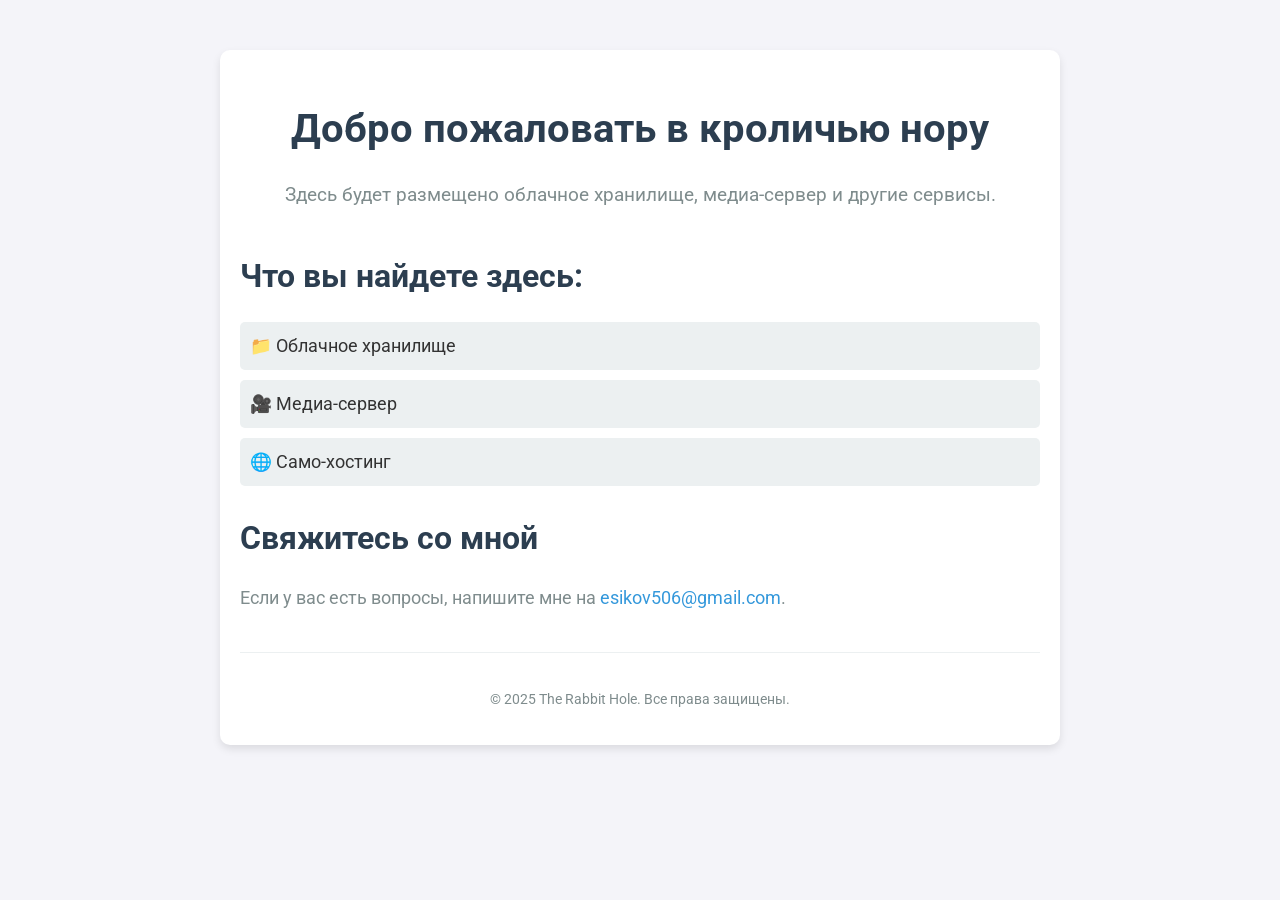
<file: index.html>
<!DOCTYPE html>
<html lang="ru">
<link href="https://fonts.googleapis.com/css2?family=Roboto:wght@400;700&display=swap" rel="stylesheet">
<head>
    <meta charset="UTF-8">
    <meta name="viewport" content="width=device-width, initial-scale=1.0">
    <title>Rabbit hole</title>
    <link rel="stylesheet" href="styles.css">
</head>
<body>
    <div class="container">
        <header>
            <h1>Добро пожаловать в кроличью нору</h1>
            <p>Здесь будет размещено облачное хранилище, медиа-сервер и другие сервисы.</p>
        </header>
        <main>
            <section class="features">
                <h2>Что вы найдете здесь:</h2>
                <ul>
                    <li>📁 Облачное хранилище</li>
                    <li>🎥 Медиа-сервер</li>
                    <li>🌐 Само-хостинг</li>
                </ul>
            </section>
            <section class="contact">
                <h2>Свяжитесь со мной</h2>
                <p>Если у вас есть вопросы, напишите мне на <a href="mailto:your-email@example.com">esikov506@gmail.com</a>.</p>
            </section>
        </main>
        <footer>
            <p>© 2025 The Rabbit Hole. Все права защищены.</p>
        </footer>
    </div>
</body>
</html>
</file>
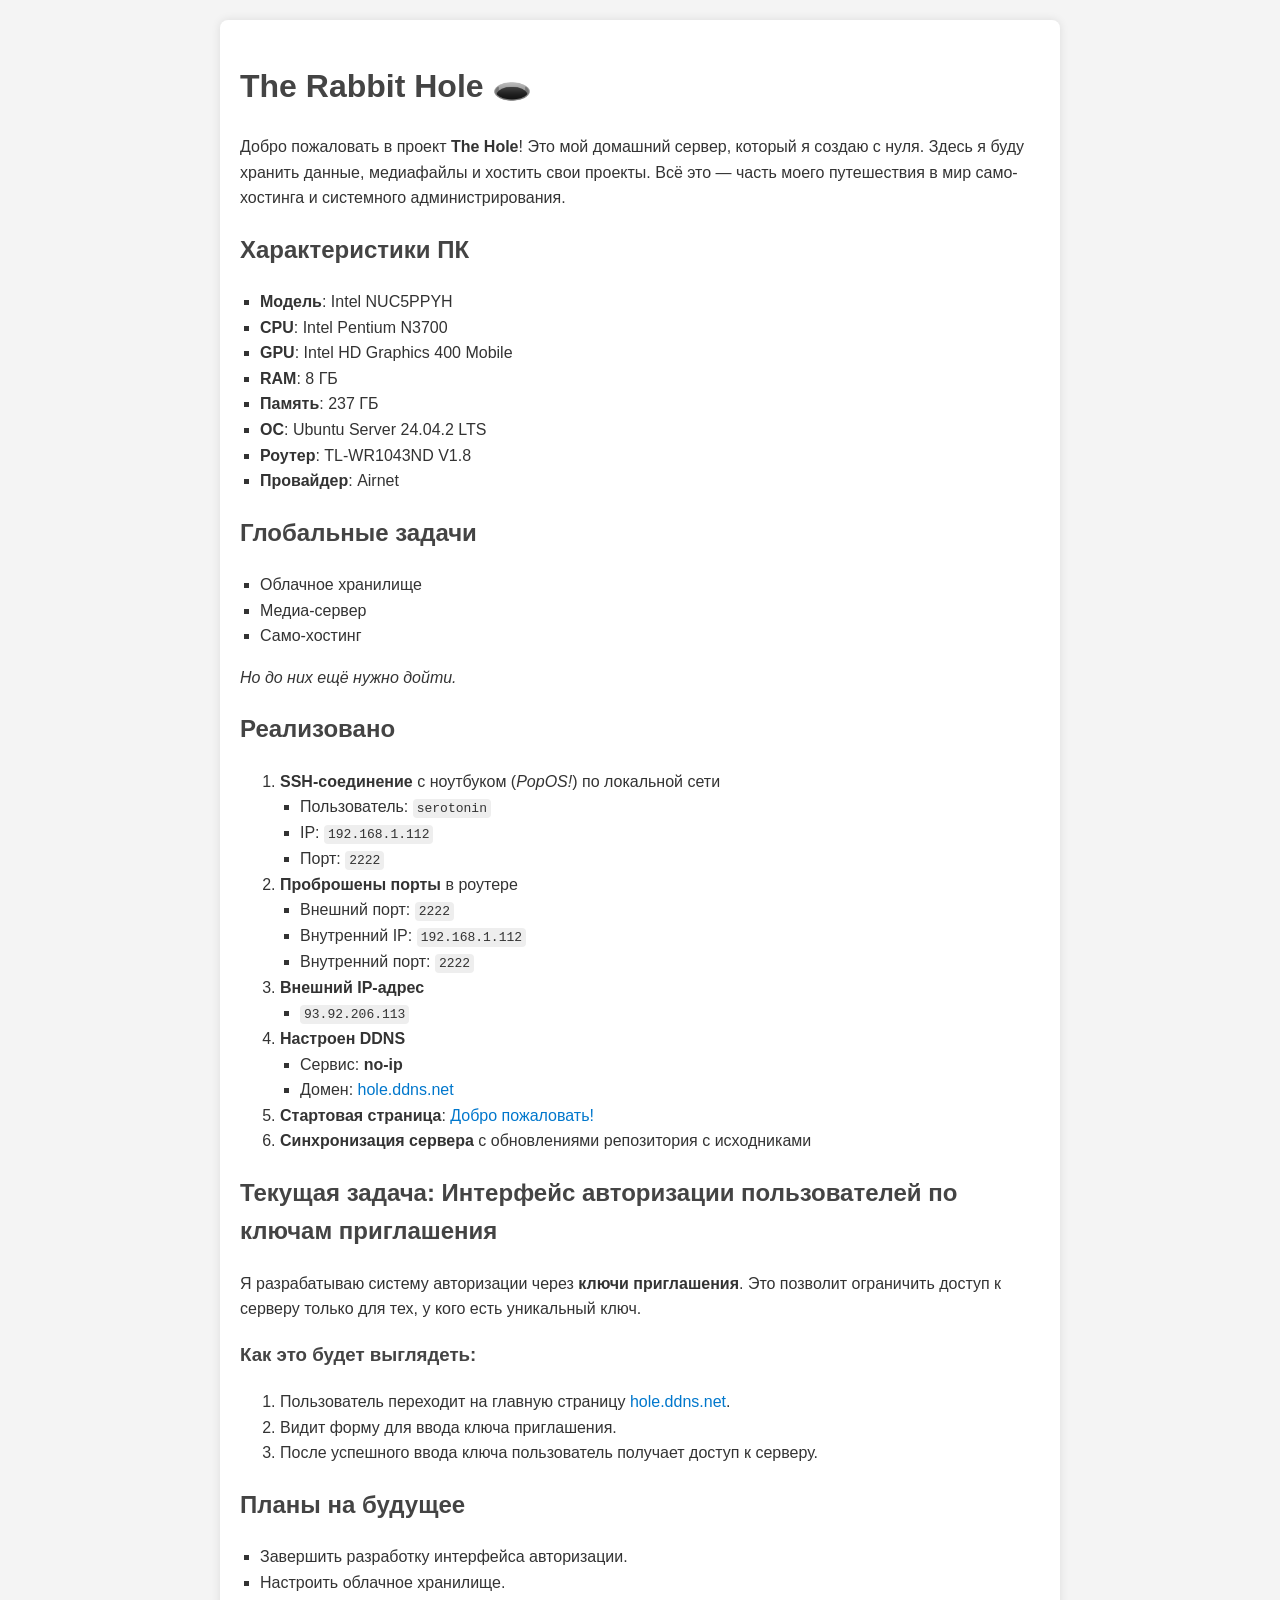
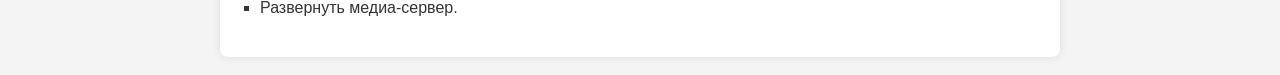
<file: web/hole.ddns.net/index.html>
<!DOCTYPE html>
<html lang="ru">
<head>
    <meta charset="UTF-8">
    <meta name="viewport" content="width=device-width, initial-scale=1.0">
    <title>The Rabbit Hole</title>
    <link rel="stylesheet" href="styles.css">
</head>
<body>
    <div class="container">
        <h1>The Rabbit Hole 🕳️</h1>
        <p>Добро пожаловать в проект <strong>The Hole</strong>! Это мой домашний сервер, который я создаю с нуля. Здесь я буду хранить данные, медиафайлы и хостить свои проекты. Всё это — часть моего путешествия в мир само-хостинга и системного администрирования.</p>

        <h2>Характеристики ПК</h2>
        <ul>
            <li><strong>Модель</strong>: Intel NUC5PPYH</li>
            <li><strong>CPU</strong>: Intel Pentium N3700</li>
            <li><strong>GPU</strong>: Intel HD Graphics 400 Mobile</li>
            <li><strong>RAM</strong>: 8 ГБ</li>
            <li><strong>Память</strong>: 237 ГБ</li>
            <li><strong>ОС</strong>: Ubuntu Server 24.04.2 LTS</li>
            <li><strong>Роутер</strong>: TL-WR1043ND V1.8</li>
            <li><strong>Провайдер</strong>: Airnet</li>
        </ul>

        <h2>Глобальные задачи</h2>
        <ul>
            <li>Облачное хранилище</li>
            <li>Медиа-сервер</li>
            <li>Само-хостинг</li>
        </ul>
        <p><em>Но до них ещё нужно дойти.</em></p>

        <h2>Реализовано</h2>
        <ol>
            <li><strong>SSH-соединение</strong> с ноутбуком (<em>PopOS!</em>) по локальной сети
                <ul>
                    <li>Пользователь: <code>serotonin</code></li>
                    <li>IP: <code>192.168.1.112</code></li>
                    <li>Порт: <code>2222</code></li>
                </ul>
            </li>
            <li><strong>Проброшены порты</strong> в роутере
                <ul>
                    <li>Внешний порт: <code>2222</code></li>
                    <li>Внутренний IP: <code>192.168.1.112</code></li>
                    <li>Внутренний порт: <code>2222</code></li>
                </ul>
            </li>
            <li><strong>Внешний IP-адрес</strong>
                <ul>
                    <li><code>93.92.206.113</code></li>
                </ul>
            </li>
            <li><strong>Настроен DDNS</strong>
                <ul>
                    <li>Сервис: <strong>no-ip</strong></li>
                    <li>Домен: <a href="https://hole.ddns.net">hole.ddns.net</a></li>
                </ul>
            </li>
            <li><strong>Стартовая страница</strong>: <a href="https://hole.ddns.net">Добро пожаловать!</a></li>
            <li><strong>Синхронизация сервера</strong> с обновлениями репозитория с исходниками</li>
        </ol>

        <h2>Текущая задача: Интерфейс авторизации пользователей по ключам приглашения</h2>
        <p>Я разрабатываю систему авторизации через <strong>ключи приглашения</strong>. Это позволит ограничить доступ к серверу только для тех, у кого есть уникальный ключ.</p>

        <h3>Как это будет выглядеть:</h3>
        <ol>
            <li>Пользователь переходит на главную страницу <a href="https://hole.ddns.net">hole.ddns.net</a>.</li>
            <li>Видит форму для ввода ключа приглашения.</li>
            <li>После успешного ввода ключа пользователь получает доступ к серверу.</li>
        </ol>

        <h2>Планы на будущее</h2>
        <ul>
            <li>Завершить разработку интерфейса авторизации.</li>
            <li>Настроить облачное хранилище.</li>
            <li>Развернуть медиа-сервер.</li>
        </ul>
    </div>
</body>
</html>
</file>
<file: styles.css>
/* Общие стили */
body {
    font-family: 'Roboto', sans-serif;
    background-color: #f4f4f9;
    color: #333;
    margin: 0;
    padding: 0;
    line-height: 1.6;
}

.container {
    max-width: 800px;
    margin: 50px auto;
    padding: 20px;
    background: #fff;
    border-radius: 10px;
    box-shadow: 0 4px 8px rgba(0, 0, 0, 0.1);
}

/* Заголовок */
header {
    text-align: center;
    margin-bottom: 40px;
}

header h1 {
    font-size: 2.5rem;
    color: #2c3e50;
    margin-bottom: 10px;
}

header p {
    font-size: 1.2rem;
    color: #7f8c8d;
}

/* Основной контент */
main {
    margin-bottom: 40px;
}

.features h2, .contact h2 {
    font-size: 2rem;
    color: #2c3e50;
    margin-bottom: 20px;
}

.features ul {
    list-style-type: none;
    padding: 0;
}

.features ul li {
    font-size: 1.1rem;
    margin-bottom: 10px;
    padding: 10px;
    background: #ecf0f1;
    border-radius: 5px;
    transition: background 0.3s ease;
}

.features ul li:hover {
    background: #bdc3c7;
}

.contact p {
    font-size: 1.1rem;
    color: #7f8c8d;
}

.contact a {
    color: #3498db;
    text-decoration: none;
}

.contact a:hover {
    text-decoration: underline;
}

/* Подвал */
footer {
    text-align: center;
    margin-top: 40px;
    padding-top: 20px;
    border-top: 1px solid #ecf0f1;
    font-size: 0.9rem;
    color: #7f8c8d;
}
</file>
<file: web/hole.ddns.net/styles.css>
body {
    font-family: Arial, sans-serif;
    line-height: 1.6;
    margin: 20px;
    background-color: #f4f4f4;
    color: #333;
}
h1, h2, h3 {
    color: #444;
}
a {
    color: #0077cc;
    text-decoration: none;
}
a:hover {
    text-decoration: underline;
}
ul {
    list-style-type: square;
    padding-left: 20px;
}
code {
    background-color: #eee;
    padding: 2px 4px;
    border-radius: 4px;
    font-family: monospace;
}
.container {
    max-width: 800px;
    margin: 0 auto;
    background: #fff;
    padding: 20px;
    border-radius: 8px;
    box-shadow: 0 0 10px rgba(0, 0, 0, 0.1);
}
</file>
